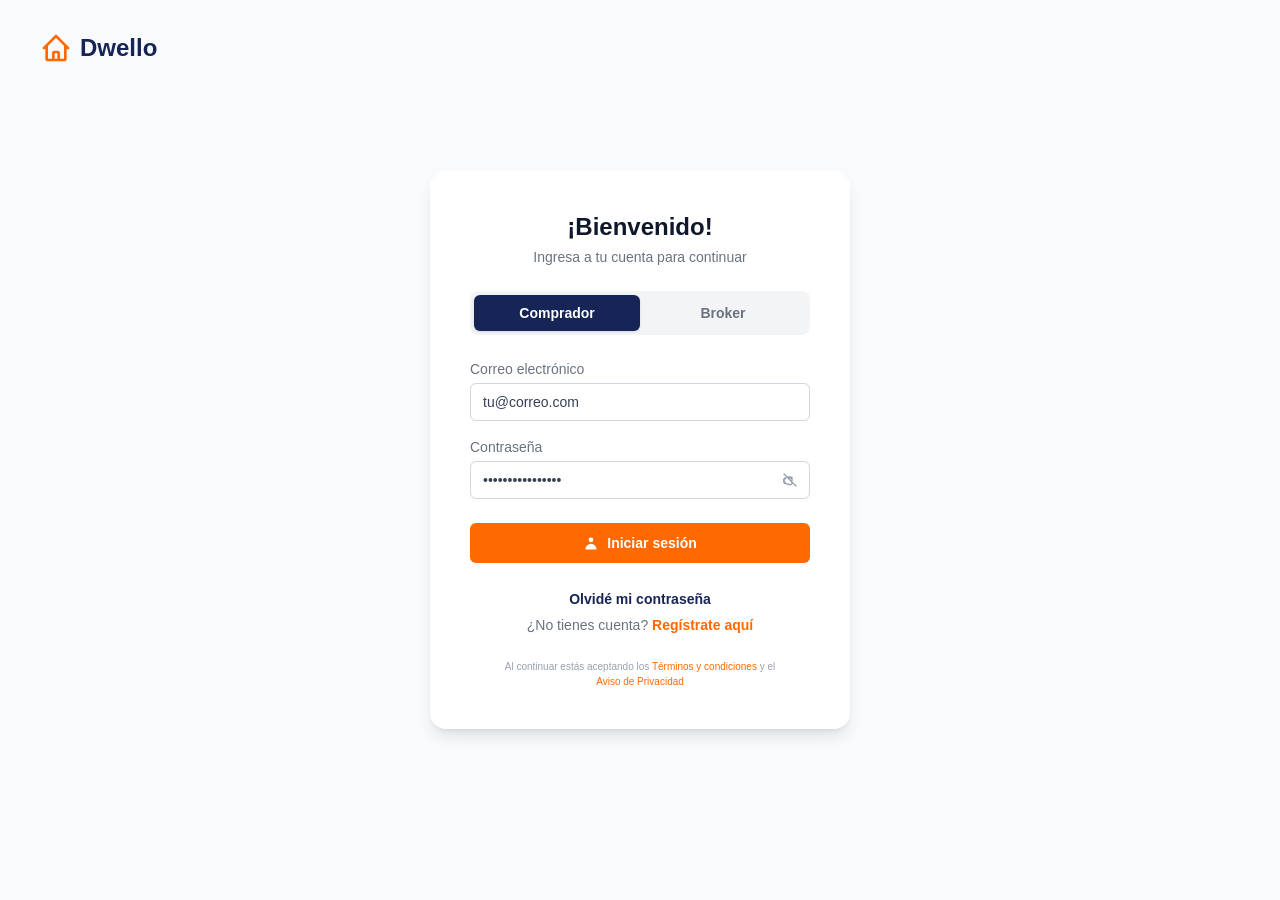
<file: index.html>
<!DOCTYPE html>
<html lang="es">
<head>
    <meta charset="UTF-8">
    <meta name="viewport" content="width=device-width, initial-scale=1.0">
    <title>Dwello - Inicio de Sesión</title>
    <!-- Aquí vinculo los estilos que generé con Tailwind CSS -->
    <link rel="stylesheet" href="./src/output.css">
</head>
<body class="bg-gray-50 h-screen flex items-center justify-center relative">

    <!-- Acomodo el logo de mi app arriba a la izquierda -->
    <div class="absolute top-8 left-10 flex items-center gap-2">
        <svg class="w-8 h-8 text-orange-500" fill="none" stroke="currentColor" viewBox="0 0 24 24" xmlns="http://www.w3.org/2000/svg">
            <path stroke-linecap="round" stroke-linejoin="round" stroke-width="2" d="M3 12l2-2m0 0l7-7 7 7M5 10v10a1 1 0 001 1h3m10-11l2 2m-2-2v10a1 1 0 01-1 1h-3m-6 0a1 1 0 001-1v-4a1 1 0 011-1h2a1 1 0 011 1v4a1 1 0 001 1m-6 0h6"></path>
        </svg>
        <span class="text-2xl font-bold text-blue-950">Dwello</span>
    </div>

    <!-- Creo la caja blanca central donde estructuro todo el formulario de login -->
    <main class="bg-white p-10 rounded-2xl shadow-lg w-full max-w-[420px]">
        
        <h1 class="text-2xl font-bold text-center text-slate-900 mb-1">¡Bienvenido!</h1>
        <p class="text-center text-gray-500 text-sm mb-6">Ingresa a tu cuenta para continuar</p>
        
        <!-- Pongo estos botones para que el usuario elija si entra como cliente o como agente inmobiliario -->
        <div class="flex bg-gray-100 p-1 rounded-lg mb-6">
            <button class="w-1/2 bg-blue-950 text-white text-sm font-semibold py-2 rounded-md shadow">
                Comprador
            </button>
            <button class="w-1/2 text-gray-500 text-sm font-semibold py-2 rounded-md">
                Broker
            </button>
        </div>

        <!-- Armo los campos para que el usuario escriba sus datos de acceso -->
        <form>
            <div class="mb-4">
                <label class="block text-gray-500 text-sm mb-1">Correo electrónico</label>
                <input type="email" id="correoUser" placeholder="tu@correo.com" class="w-full border border-gray-300 rounded-md px-3 py-2 text-sm text-gray-700 outline-none focus:border-blue-950 focus:ring-1 focus:ring-blue-950 transition-colors">
            </div>

            <div class="mb-6">
                <label class="block text-gray-500 text-sm mb-1">Contraseña</label>
                <div class="relative">
                    <input type="password" id="passwordField" placeholder="••••••••••••••••" class="w-full border border-gray-300 rounded-md px-3 py-2 pr-10 text-sm text-gray-700 outline-none focus:border-blue-950 focus:ring-1 focus:ring-blue-950 transition-colors">
                    
                    <!-- Hago este botón con forma de ojito para mostrar/ocultar la contraseña -->
                    <button type="button" onclick="togglePassword()" class="absolute right-3 top-1/2 -translate-y-1/2 text-gray-400 hover:text-gray-600 outline-none">
                        <svg class="w-4 h-4" fill="none" stroke="currentColor" viewBox="0 0 24 24" xmlns="http://www.w3.org/2000/svg">
                            <path stroke-linecap="round" stroke-linejoin="round" stroke-width="2" d="M13.875 18.825A10.05 10.05 0 0112 19c-4.478 0-8.268-2.943-9.543-7a9.97 9.97 0 011.563-3.029m5.858.908a3 3 0 114.243 4.243M9.878 9.878l4.242 4.242M9.88 9.88l-3.29-3.29m7.532 7.532l3.29 3.29M3 3l18 18M15.364 8.636l-.364-.364a10.05 10.05 0 00-3-.972c-4.478 0-8.268 2.943-9.543 7a9.97 9.97 0 001.563 3.029m5.858.908a3 3 0 004.243-4.243M9.878 9.878l4.242 4.242"></path>
                        </svg>
                    </button>
                </div>
            </div>

            <!-- Coloco mi botón principal para validar y entrar a la cuenta -->
            <button type="button" onclick="iniciarSesion()" class="w-full bg-orange-500 hover:bg-orange-600 text-white text-sm font-semibold py-2.5 rounded-md mb-6 flex justify-center items-center gap-2 transition-colors">
                <svg class="w-4 h-4" fill="currentColor" viewBox="0 0 20 20" xmlns="http://www.w3.org/2000/svg">
                    <path fill-rule="evenodd" d="M10 9a3 3 0 100-6 3 3 0 000 6zm-7 9a7 7 0 1114 0H3z" clip-rule="evenodd"></path>
                </svg>
                Iniciar sesión
            </button>
        </form>

        <div class="text-center mb-1">
            <a href="#" class="text-blue-950 font-bold text-sm hover:underline">Olvidé mi contraseña</a>
        </div>
        <div class="text-center text-sm text-gray-500 mb-6">
            ¿No tienes cuenta? <a href="#" class="text-orange-500 font-semibold hover:underline">Regístrate aquí</a>
        </div>
        <p class="text-center text-[10px] text-gray-400 px-6">
            Al continuar estás aceptando los <a href="#" class="text-orange-500 hover:underline">Términos y condiciones</a> y el <a href="#" class="text-orange-500 hover:underline">Aviso de Privacidad</a>
        </p>
        
    </main>

    <!-- Scripts de la página -->
    <script>
        // Hago esta función para cambiar el tipo de campo y poder ver u ocultar la contraseña
        function togglePassword() {
            let input = document.getElementById('passwordField');
            if (input.type === 'password') {
                input.type = 'text'; 
            } else {
                input.type = 'password'; 
            }
        }

        // Con esta función simulo el proceso de autenticación al presionar el botón de inicio de sesión
        function iniciarSesion() {
            // Guardo el correo que el usuario escribió (Entrada)
            let email = document.getElementById('correoUser').value;
            
            // Valido que el campo no esté vacío para procesar la entrada
            if(email !== "") {
                // Muestro una alerta de éxito (Salida dinámica)
                alert("Autenticación exitosa. Bienvenido, " + email + ".");
                // Redirijo al usuario a la pantalla del dashboard
                window.location.href = 'dashboard.html';
            } else {
                // Si está vacío, pido que llenen los datos
                alert("Por favor, ingresa un correo electrónico válido.");
            }
        }
    </script>
</body>
</html>
</file>
<file: src/output.css>
/*! tailwindcss v4.3.3 | MIT License | https://tailwindcss.com */
@layer properties;
@layer theme, base, components, utilities;
@layer theme {
  :root, :host {
    --font-sans: -apple-system, BlinkMacSystemFont, "Segoe UI", Roboto, "Helvetica Neue",
      "Noto Sans", Arial, sans-serif, "Apple Color Emoji", "Segoe UI Emoji",
      "Segoe UI Symbol", "Noto Color Emoji";
    --font-mono: ui-monospace, SFMono-Regular, Menlo, Monaco, Consolas, "Liberation Mono",
      "Courier New", monospace;
    --color-red-500: oklch(63.7% 0.237 25.331);
    --color-orange-50: oklch(98% 0.016 73.684);
    --color-orange-100: oklch(95.4% 0.038 75.164);
    --color-orange-400: oklch(75% 0.183 55.934);
    --color-orange-500: oklch(70.5% 0.213 47.604);
    --color-orange-600: oklch(64.6% 0.222 41.116);
    --color-orange-800: oklch(47% 0.157 37.304);
    --color-orange-900: oklch(40.8% 0.123 38.172);
    --color-green-100: oklch(96.2% 0.044 156.743);
    --color-green-500: oklch(72.3% 0.219 149.579);
    --color-blue-50: oklch(97% 0.014 254.604);
    --color-blue-500: oklch(62.3% 0.214 259.815);
    --color-blue-600: oklch(54.6% 0.245 262.881);
    --color-blue-900: oklch(37.9% 0.146 265.522);
    --color-blue-950: oklch(28.2% 0.091 267.935);
    --color-slate-50: oklch(98.4% 0.003 247.858);
    --color-slate-700: oklch(37.2% 0.044 257.287);
    --color-slate-800: oklch(27.9% 0.041 260.031);
    --color-slate-900: oklch(20.8% 0.042 265.755);
    --color-slate-950: oklch(12.9% 0.042 264.695);
    --color-gray-50: oklch(98.5% 0.002 247.839);
    --color-gray-100: oklch(96.7% 0.003 264.542);
    --color-gray-200: oklch(92.8% 0.006 264.531);
    --color-gray-300: oklch(87.2% 0.01 258.338);
    --color-gray-400: oklch(70.7% 0.022 261.325);
    --color-gray-500: oklch(55.1% 0.027 264.364);
    --color-gray-600: oklch(44.6% 0.03 256.802);
    --color-gray-700: oklch(37.3% 0.034 259.733);
    --color-gray-900: oklch(21% 0.034 264.665);
    --color-white: #fff;
    --spacing: 0.25rem;
    --container-sm: 24rem;
    --container-md: 28rem;
    --container-2xl: 42rem;
    --container-3xl: 48rem;
    --container-4xl: 56rem;
    --container-5xl: 64rem;
    --container-6xl: 72rem;
    --text-xs: 0.75rem;
    --text-xs--line-height: calc(1 / 0.75);
    --text-sm: 0.875rem;
    --text-sm--line-height: calc(1.25 / 0.875);
    --text-base: 1rem;
    --text-base--line-height: calc(1.5 / 1);
    --text-lg: 1.125rem;
    --text-lg--line-height: calc(1.75 / 1.125);
    --text-xl: 1.25rem;
    --text-xl--line-height: calc(1.75 / 1.25);
    --text-2xl: 1.5rem;
    --text-2xl--line-height: calc(2 / 1.5);
    --text-3xl: 1.875rem;
    --text-3xl--line-height: calc(2.25 / 1.875);
    --font-weight-medium: 500;
    --font-weight-semibold: 600;
    --font-weight-bold: 700;
    --font-weight-extrabold: 800;
    --font-weight-black: 900;
    --tracking-tight: -0.025em;
    --tracking-wide: 0.025em;
    --tracking-wider: 0.05em;
    --tracking-widest: 0.1em;
    --leading-relaxed: 1.625;
    --radius-md: 0.375rem;
    --radius-lg: 0.5rem;
    --radius-xl: 0.75rem;
    --radius-2xl: 1rem;
    --radius-3xl: 1.5rem;
    --drop-shadow-md: 0 3px 3px rgb(0 0 0 / 0.12);
    --blur-sm: 8px;
    --default-transition-duration: 150ms;
    --default-transition-timing-function: cubic-bezier(0.4, 0, 0.2, 1);
    --default-font-family: var(--font-sans);
    --default-mono-font-family: var(--font-mono);
  }
}
@layer base {
  *, ::after, ::before, ::backdrop, ::file-selector-button {
    box-sizing: border-box;
    margin: 0;
    padding: 0;
    border: 0 solid;
  }
  html, :host {
    line-height: 1.5;
    -webkit-text-size-adjust: 100%;
    tab-size: 4;
    font-family: var(--default-font-family, -apple-system, BlinkMacSystemFont, "Segoe UI", Roboto, "Helvetica Neue", "Noto Sans", Arial, sans-serif, "Apple Color Emoji", "Segoe UI Emoji", "Segoe UI Symbol", "Noto Color Emoji");
    font-feature-settings: var(--default-font-feature-settings, normal);
    font-variation-settings: var(--default-font-variation-settings, normal);
    -webkit-tap-highlight-color: transparent;
  }
  hr {
    height: 0;
    color: inherit;
    border-top-width: 1px;
  }
  abbr:where([title]) {
    -webkit-text-decoration: underline dotted;
    text-decoration: underline dotted;
  }
  h1, h2, h3, h4, h5, h6 {
    font-size: inherit;
    font-weight: inherit;
  }
  a {
    color: inherit;
    -webkit-text-decoration: inherit;
    text-decoration: inherit;
  }
  b, strong {
    font-weight: bolder;
  }
  code, kbd, samp, pre {
    font-family: var(--default-mono-font-family, ui-monospace, SFMono-Regular, Menlo, Monaco, Consolas, "Liberation Mono", "Courier New", monospace);
    font-feature-settings: var(--default-mono-font-feature-settings, normal);
    font-variation-settings: var(--default-mono-font-variation-settings, normal);
    font-size: 1em;
  }
  small {
    font-size: 80%;
  }
  sub, sup {
    font-size: 75%;
    line-height: 0;
    position: relative;
    vertical-align: baseline;
  }
  sub {
    bottom: -0.25em;
  }
  sup {
    top: -0.5em;
  }
  table {
    text-indent: 0;
    border-color: inherit;
    border-collapse: collapse;
  }
  :-moz-focusring:where(:not(iframe)) {
    outline: auto;
  }
  progress {
    vertical-align: baseline;
  }
  summary {
    display: list-item;
  }
  ol, ul, menu {
    list-style: none;
  }
  img, svg, video, canvas, audio, iframe, embed, object {
    display: block;
    vertical-align: middle;
  }
  img, video {
    max-width: 100%;
    height: auto;
  }
  button, input, select, optgroup, textarea, ::file-selector-button {
    font: inherit;
    font-feature-settings: inherit;
    font-variation-settings: inherit;
    letter-spacing: inherit;
    color: inherit;
    border-radius: 0;
    background-color: transparent;
    opacity: 1;
  }
  :where(select:is([multiple], [size])) optgroup {
    font-weight: bolder;
  }
  :where(select:is([multiple], [size])) optgroup option {
    padding-inline-start: 20px;
  }
  ::file-selector-button {
    margin-inline-end: 4px;
  }
  ::placeholder {
    opacity: 1;
  }
  @supports (not (-webkit-appearance: -apple-pay-button))  or (contain-intrinsic-size: 1px) {
    ::placeholder {
      color: currentcolor;
      @supports (color: color-mix(in lab, red, red)) {
        color: color-mix(in oklab, currentcolor 50%, transparent);
      }
    }
  }
  textarea {
    resize: vertical;
  }
  ::-webkit-search-decoration {
    -webkit-appearance: none;
  }
  ::-webkit-date-and-time-value {
    min-height: 1lh;
    text-align: inherit;
  }
  ::-webkit-datetime-edit {
    display: inline-flex;
  }
  ::-webkit-datetime-edit-fields-wrapper {
    padding: 0;
  }
  ::-webkit-datetime-edit, ::-webkit-datetime-edit-year-field, ::-webkit-datetime-edit-month-field, ::-webkit-datetime-edit-day-field, ::-webkit-datetime-edit-hour-field, ::-webkit-datetime-edit-minute-field, ::-webkit-datetime-edit-second-field, ::-webkit-datetime-edit-millisecond-field, ::-webkit-datetime-edit-meridiem-field {
    padding-block: 0;
  }
  ::-webkit-calendar-picker-indicator {
    line-height: 1;
  }
  :-moz-ui-invalid {
    box-shadow: none;
  }
  button, input:where([type="button"], [type="reset"], [type="submit"]), ::file-selector-button {
    appearance: button;
  }
  ::-webkit-inner-spin-button, ::-webkit-outer-spin-button {
    height: auto;
  }
  [hidden]:where(:not([hidden="until-found"])) {
    display: none !important;
  }
}
@layer utilities {
  .pointer-events-none {
    pointer-events: none;
  }
  .visible {
    visibility: visible;
  }
  .absolute {
    position: absolute;
  }
  .fixed {
    position: fixed;
  }
  .relative {
    position: relative;
  }
  .inset-0 {
    inset: 0px;
  }
  .inset-y-0 {
    inset-block: 0px;
  }
  .top-1\/2 {
    top: calc(1 / 2 * 100%);
  }
  .top-8 {
    top: calc(var(--spacing) * 8);
  }
  .right-1 {
    right: var(--spacing);
  }
  .right-3 {
    right: calc(var(--spacing) * 3);
  }
  .bottom-0 {
    bottom: 0px;
  }
  .left-0 {
    left: 0px;
  }
  .left-10 {
    left: calc(var(--spacing) * 10);
  }
  .z-10 {
    z-index: 10;
  }
  .z-20 {
    z-index: 20;
  }
  .z-50 {
    z-index: 50;
  }
  .mx-4 {
    margin-inline: calc(var(--spacing) * 4);
  }
  .mx-auto {
    margin-inline: auto;
  }
  .mt-0\.5 {
    margin-top: calc(var(--spacing) * 0.5);
  }
  .mt-1 {
    margin-top: var(--spacing);
  }
  .mt-1\.5 {
    margin-top: calc(var(--spacing) * 1.5);
  }
  .mt-2 {
    margin-top: calc(var(--spacing) * 2);
  }
  .mt-4 {
    margin-top: calc(var(--spacing) * 4);
  }
  .mt-8 {
    margin-top: calc(var(--spacing) * 8);
  }
  .mt-auto {
    margin-top: auto;
  }
  .mb-1 {
    margin-bottom: var(--spacing);
  }
  .mb-1\.5 {
    margin-bottom: calc(var(--spacing) * 1.5);
  }
  .mb-2 {
    margin-bottom: calc(var(--spacing) * 2);
  }
  .mb-3 {
    margin-bottom: calc(var(--spacing) * 3);
  }
  .mb-4 {
    margin-bottom: calc(var(--spacing) * 4);
  }
  .mb-5 {
    margin-bottom: calc(var(--spacing) * 5);
  }
  .mb-6 {
    margin-bottom: calc(var(--spacing) * 6);
  }
  .mb-8 {
    margin-bottom: calc(var(--spacing) * 8);
  }
  .mb-10 {
    margin-bottom: calc(var(--spacing) * 10);
  }
  .mb-12 {
    margin-bottom: calc(var(--spacing) * 12);
  }
  .ml-2 {
    margin-left: calc(var(--spacing) * 2);
  }
  .block {
    display: block;
  }
  .flex {
    display: flex;
  }
  .grid {
    display: grid;
  }
  .hidden {
    display: none;
  }
  .inline-block {
    display: inline-block;
  }
  .h-4 {
    height: calc(var(--spacing) * 4);
  }
  .h-5 {
    height: calc(var(--spacing) * 5);
  }
  .h-6 {
    height: calc(var(--spacing) * 6);
  }
  .h-7 {
    height: calc(var(--spacing) * 7);
  }
  .h-8 {
    height: calc(var(--spacing) * 8);
  }
  .h-9 {
    height: calc(var(--spacing) * 9);
  }
  .h-10 {
    height: calc(var(--spacing) * 10);
  }
  .h-16 {
    height: calc(var(--spacing) * 16);
  }
  .h-24 {
    height: calc(var(--spacing) * 24);
  }
  .h-28 {
    height: calc(var(--spacing) * 28);
  }
  .h-32 {
    height: calc(var(--spacing) * 32);
  }
  .h-48 {
    height: calc(var(--spacing) * 48);
  }
  .h-72 {
    height: calc(var(--spacing) * 72);
  }
  .h-full {
    height: 100%;
  }
  .h-screen {
    height: 100vh;
  }
  .min-h-screen {
    min-height: 100vh;
  }
  .w-1\/2 {
    width: calc(1 / 2 * 100%);
  }
  .w-4 {
    width: calc(var(--spacing) * 4);
  }
  .w-5 {
    width: calc(var(--spacing) * 5);
  }
  .w-6 {
    width: calc(var(--spacing) * 6);
  }
  .w-7 {
    width: calc(var(--spacing) * 7);
  }
  .w-8 {
    width: calc(var(--spacing) * 8);
  }
  .w-9 {
    width: calc(var(--spacing) * 9);
  }
  .w-16 {
    width: calc(var(--spacing) * 16);
  }
  .w-24 {
    width: calc(var(--spacing) * 24);
  }
  .w-28 {
    width: calc(var(--spacing) * 28);
  }
  .w-full {
    width: 100%;
  }
  .w-px {
    width: 1px;
  }
  .max-w-2xl {
    max-width: var(--container-2xl);
  }
  .max-w-4xl {
    max-width: var(--container-4xl);
  }
  .max-w-5xl {
    max-width: var(--container-5xl);
  }
  .max-w-6xl {
    max-width: var(--container-6xl);
  }
  .max-w-\[420px\] {
    max-width: 420px;
  }
  .max-w-sm {
    max-width: var(--container-sm);
  }
  .flex-shrink-0 {
    flex-shrink: 0;
  }
  .shrink-0 {
    flex-shrink: 0;
  }
  .flex-grow {
    flex-grow: 1;
  }
  .-translate-y-1\/2 {
    --tw-translate-y: calc(calc(1 / 2 * 100%) * -1);
    translate: var(--tw-translate-x) var(--tw-translate-y);
  }
  .transform {
    transform: var(--tw-rotate-x,) var(--tw-rotate-y,) var(--tw-rotate-z,) var(--tw-skew-x,) var(--tw-skew-y,);
  }
  .cursor-pointer {
    cursor: pointer;
  }
  .grid-cols-1 {
    grid-template-columns: repeat(1, minmax(0, 1fr));
  }
  .grid-cols-3 {
    grid-template-columns: repeat(3, minmax(0, 1fr));
  }
  .flex-col {
    flex-direction: column;
  }
  .items-center {
    align-items: center;
  }
  .items-start {
    align-items: flex-start;
  }
  .justify-between {
    justify-content: space-between;
  }
  .justify-center {
    justify-content: center;
  }
  .justify-end {
    justify-content: flex-end;
  }
  .gap-1 {
    gap: var(--spacing);
  }
  .gap-2 {
    gap: calc(var(--spacing) * 2);
  }
  .gap-3 {
    gap: calc(var(--spacing) * 3);
  }
  .gap-4 {
    gap: calc(var(--spacing) * 4);
  }
  .gap-5 {
    gap: calc(var(--spacing) * 5);
  }
  .gap-6 {
    gap: calc(var(--spacing) * 6);
  }
  .gap-8 {
    gap: calc(var(--spacing) * 8);
  }
  :where(.space-y-5 > :not(:last-child)) {
    --tw-space-y-reverse: 0;
    margin-block-start: calc(calc(var(--spacing) * 5) * var(--tw-space-y-reverse));
    margin-block-end: calc(calc(var(--spacing) * 5) * calc(1 - var(--tw-space-y-reverse)));
  }
  :where(.space-y-6 > :not(:last-child)) {
    --tw-space-y-reverse: 0;
    margin-block-start: calc(calc(var(--spacing) * 6) * var(--tw-space-y-reverse));
    margin-block-end: calc(calc(var(--spacing) * 6) * calc(1 - var(--tw-space-y-reverse)));
  }
  .gap-x-12 {
    column-gap: calc(var(--spacing) * 12);
  }
  .gap-y-6 {
    row-gap: calc(var(--spacing) * 6);
  }
  .overflow-hidden {
    overflow: hidden;
  }
  .rounded {
    border-radius: 0.25rem;
  }
  .rounded-2xl {
    border-radius: var(--radius-2xl);
  }
  .rounded-3xl {
    border-radius: var(--radius-3xl);
  }
  .rounded-full {
    border-radius: calc(infinity * 1px);
  }
  .rounded-lg {
    border-radius: var(--radius-lg);
  }
  .rounded-md {
    border-radius: var(--radius-md);
  }
  .rounded-xl {
    border-radius: var(--radius-xl);
  }
  .rounded-r-xl {
    border-top-right-radius: var(--radius-xl);
    border-bottom-right-radius: var(--radius-xl);
  }
  .border {
    border-style: var(--tw-border-style);
    border-width: 1px;
  }
  .border-2 {
    border-style: var(--tw-border-style);
    border-width: 2px;
  }
  .border-4 {
    border-style: var(--tw-border-style);
    border-width: 4px;
  }
  .border-l-4 {
    border-left-style: var(--tw-border-style);
    border-left-width: 4px;
  }
  .border-gray-50 {
    border-color: var(--color-gray-50);
  }
  .border-gray-100 {
    border-color: var(--color-gray-100);
  }
  .border-gray-200 {
    border-color: var(--color-gray-200);
  }
  .border-gray-300 {
    border-color: var(--color-gray-300);
  }
  .border-gray-400 {
    border-color: var(--color-gray-400);
  }
  .border-orange-500 {
    border-color: var(--color-orange-500);
  }
  .border-transparent {
    border-color: transparent;
  }
  .border-white {
    border-color: var(--color-white);
  }
  .bg-\[\#8cc63f\] {
    background-color: #8cc63f;
  }
  .bg-blue-50 {
    background-color: var(--color-blue-50);
  }
  .bg-blue-500 {
    background-color: var(--color-blue-500);
  }
  .bg-blue-950 {
    background-color: var(--color-blue-950);
  }
  .bg-gray-50 {
    background-color: var(--color-gray-50);
  }
  .bg-gray-100 {
    background-color: var(--color-gray-100);
  }
  .bg-gray-300 {
    background-color: var(--color-gray-300);
  }
  .bg-green-100 {
    background-color: var(--color-green-100);
  }
  .bg-orange-50 {
    background-color: var(--color-orange-50);
  }
  .bg-orange-500 {
    background-color: var(--color-orange-500);
  }
  .bg-slate-900 {
    background-color: var(--color-slate-900);
  }
  .bg-slate-950 {
    background-color: var(--color-slate-950);
  }
  .bg-white {
    background-color: var(--color-white);
  }
  .object-cover {
    object-fit: cover;
  }
  .p-1 {
    padding: var(--spacing);
  }
  .p-2 {
    padding: calc(var(--spacing) * 2);
  }
  .p-3 {
    padding: calc(var(--spacing) * 3);
  }
  .p-4 {
    padding: calc(var(--spacing) * 4);
  }
  .p-5 {
    padding: calc(var(--spacing) * 5);
  }
  .p-6 {
    padding: calc(var(--spacing) * 6);
  }
  .p-8 {
    padding: calc(var(--spacing) * 8);
  }
  .p-10 {
    padding: calc(var(--spacing) * 10);
  }
  .px-2 {
    padding-inline: calc(var(--spacing) * 2);
  }
  .px-3 {
    padding-inline: calc(var(--spacing) * 3);
  }
  .px-4 {
    padding-inline: calc(var(--spacing) * 4);
  }
  .px-6 {
    padding-inline: calc(var(--spacing) * 6);
  }
  .px-8 {
    padding-inline: calc(var(--spacing) * 8);
  }
  .px-10 {
    padding-inline: calc(var(--spacing) * 10);
  }
  .py-1 {
    padding-block: var(--spacing);
  }
  .py-1\.5 {
    padding-block: calc(var(--spacing) * 1.5);
  }
  .py-2 {
    padding-block: calc(var(--spacing) * 2);
  }
  .py-2\.5 {
    padding-block: calc(var(--spacing) * 2.5);
  }
  .py-3 {
    padding-block: calc(var(--spacing) * 3);
  }
  .py-3\.5 {
    padding-block: calc(var(--spacing) * 3.5);
  }
  .py-4 {
    padding-block: calc(var(--spacing) * 4);
  }
  .py-6 {
    padding-block: calc(var(--spacing) * 6);
  }
  .py-8 {
    padding-block: calc(var(--spacing) * 8);
  }
  .pt-2 {
    padding-top: calc(var(--spacing) * 2);
  }
  .pr-4 {
    padding-right: calc(var(--spacing) * 4);
  }
  .pr-10 {
    padding-right: calc(var(--spacing) * 10);
  }
  .pl-3 {
    padding-left: calc(var(--spacing) * 3);
  }
  .pl-9 {
    padding-left: calc(var(--spacing) * 9);
  }
  .text-center {
    text-align: center;
  }
  .font-sans {
    font-family: var(--font-sans);
  }
  .text-2xl {
    font-size: var(--text-2xl);
    line-height: var(--tw-leading, var(--text-2xl--line-height));
  }
  .text-3xl {
    font-size: var(--text-3xl);
    line-height: var(--tw-leading, var(--text-3xl--line-height));
  }
  .text-base {
    font-size: var(--text-base);
    line-height: var(--tw-leading, var(--text-base--line-height));
  }
  .text-lg {
    font-size: var(--text-lg);
    line-height: var(--tw-leading, var(--text-lg--line-height));
  }
  .text-sm {
    font-size: var(--text-sm);
    line-height: var(--tw-leading, var(--text-sm--line-height));
  }
  .text-xl {
    font-size: var(--text-xl);
    line-height: var(--tw-leading, var(--text-xl--line-height));
  }
  .text-xs {
    font-size: var(--text-xs);
    line-height: var(--tw-leading, var(--text-xs--line-height));
  }
  .text-\[10px\] {
    font-size: 10px;
  }
  .leading-none {
    --tw-leading: 1;
    line-height: 1;
  }
  .leading-relaxed {
    --tw-leading: var(--leading-relaxed);
    line-height: var(--leading-relaxed);
  }
  .font-black {
    --tw-font-weight: var(--font-weight-black);
    font-weight: var(--font-weight-black);
  }
  .font-bold {
    --tw-font-weight: var(--font-weight-bold);
    font-weight: var(--font-weight-bold);
  }
  .font-extrabold {
    --tw-font-weight: var(--font-weight-extrabold);
    font-weight: var(--font-weight-extrabold);
  }
  .font-medium {
    --tw-font-weight: var(--font-weight-medium);
    font-weight: var(--font-weight-medium);
  }
  .font-semibold {
    --tw-font-weight: var(--font-weight-semibold);
    font-weight: var(--font-weight-semibold);
  }
  .tracking-tight {
    --tw-tracking: var(--tracking-tight);
    letter-spacing: var(--tracking-tight);
  }
  .tracking-wide {
    --tw-tracking: var(--tracking-wide);
    letter-spacing: var(--tracking-wide);
  }
  .tracking-wider {
    --tw-tracking: var(--tracking-wider);
    letter-spacing: var(--tracking-wider);
  }
  .tracking-widest {
    --tw-tracking: var(--tracking-widest);
    letter-spacing: var(--tracking-widest);
  }
  .text-blue-600 {
    color: var(--color-blue-600);
  }
  .text-blue-950 {
    color: var(--color-blue-950);
  }
  .text-gray-400 {
    color: var(--color-gray-400);
  }
  .text-gray-500 {
    color: var(--color-gray-500);
  }
  .text-gray-600 {
    color: var(--color-gray-600);
  }
  .text-gray-700 {
    color: var(--color-gray-700);
  }
  .text-green-500 {
    color: var(--color-green-500);
  }
  .text-orange-500 {
    color: var(--color-orange-500);
  }
  .text-orange-600 {
    color: var(--color-orange-600);
  }
  .text-orange-800 {
    color: var(--color-orange-800);
  }
  .text-orange-900 {
    color: var(--color-orange-900);
  }
  .text-red-500 {
    color: var(--color-red-500);
  }
  .text-slate-800 {
    color: var(--color-slate-800);
  }
  .text-slate-900 {
    color: var(--color-slate-900);
  }
  .text-white {
    color: var(--color-white);
  }
  .uppercase {
    text-transform: uppercase;
  }
  .underline {
    text-decoration-line: underline;
  }
  .opacity-30 {
    opacity: 30%;
  }
  .shadow {
    --tw-shadow: 0 1px 3px 0 var(--tw-shadow-color, rgb(0 0 0 / 0.1)), 0 1px 2px -1px var(--tw-shadow-color, rgb(0 0 0 / 0.1));
    box-shadow: var(--tw-inset-shadow), var(--tw-inset-ring-shadow), var(--tw-ring-offset-shadow), var(--tw-ring-shadow), var(--tw-shadow);
  }
  .shadow-2xl {
    --tw-shadow: 0 25px 50px -12px var(--tw-shadow-color, rgb(0 0 0 / 0.25));
    box-shadow: var(--tw-inset-shadow), var(--tw-inset-ring-shadow), var(--tw-ring-offset-shadow), var(--tw-ring-shadow), var(--tw-shadow);
  }
  .shadow-inner {
    --tw-shadow: inset 0 2px 4px 0 var(--tw-shadow-color, rgb(0 0 0 / 0.05));
    box-shadow: var(--tw-inset-shadow), var(--tw-inset-ring-shadow), var(--tw-ring-offset-shadow), var(--tw-ring-shadow), var(--tw-shadow);
  }
  .shadow-lg {
    --tw-shadow: 0 10px 15px -3px var(--tw-shadow-color, rgb(0 0 0 / 0.1)), 0 4px 6px -4px var(--tw-shadow-color, rgb(0 0 0 / 0.1));
    box-shadow: var(--tw-inset-shadow), var(--tw-inset-ring-shadow), var(--tw-ring-offset-shadow), var(--tw-ring-shadow), var(--tw-shadow);
  }
  .shadow-md {
    --tw-shadow: 0 4px 6px -1px var(--tw-shadow-color, rgb(0 0 0 / 0.1)), 0 2px 4px -2px var(--tw-shadow-color, rgb(0 0 0 / 0.1));
    box-shadow: var(--tw-inset-shadow), var(--tw-inset-ring-shadow), var(--tw-ring-offset-shadow), var(--tw-ring-shadow), var(--tw-shadow);
  }
  .shadow-sm {
    --tw-shadow: 0 1px 3px 0 var(--tw-shadow-color, rgb(0 0 0 / 0.1)), 0 1px 2px -1px var(--tw-shadow-color, rgb(0 0 0 / 0.1));
    box-shadow: var(--tw-inset-shadow), var(--tw-inset-ring-shadow), var(--tw-ring-offset-shadow), var(--tw-ring-shadow), var(--tw-shadow);
  }
  .shadow-xl {
    --tw-shadow: 0 20px 25px -5px var(--tw-shadow-color, rgb(0 0 0 / 0.1)), 0 8px 10px -6px var(--tw-shadow-color, rgb(0 0 0 / 0.1));
    box-shadow: var(--tw-inset-shadow), var(--tw-inset-ring-shadow), var(--tw-ring-offset-shadow), var(--tw-ring-shadow), var(--tw-shadow);
  }
  .grayscale {
    --tw-grayscale: grayscale(100%);
    filter: var(--tw-blur,) var(--tw-brightness,) var(--tw-contrast,) var(--tw-grayscale,) var(--tw-hue-rotate,) var(--tw-invert,) var(--tw-saturate,) var(--tw-sepia,) var(--tw-drop-shadow,);
  }
  .backdrop-blur-sm {
    --tw-backdrop-blur: blur(var(--blur-sm));
    -webkit-backdrop-filter: var(--tw-backdrop-blur,) var(--tw-backdrop-brightness,) var(--tw-backdrop-contrast,) var(--tw-backdrop-grayscale,) var(--tw-backdrop-hue-rotate,) var(--tw-backdrop-invert,) var(--tw-backdrop-opacity,) var(--tw-backdrop-saturate,) var(--tw-backdrop-sepia,);
    backdrop-filter: var(--tw-backdrop-blur,) var(--tw-backdrop-brightness,) var(--tw-backdrop-contrast,) var(--tw-backdrop-grayscale,) var(--tw-backdrop-hue-rotate,) var(--tw-backdrop-invert,) var(--tw-backdrop-opacity,) var(--tw-backdrop-saturate,) var(--tw-backdrop-sepia,);
  }
  .transition-all {
    transition-property: all;
    transition-timing-function: var(--tw-ease, var(--default-transition-timing-function));
    transition-duration: var(--tw-duration, var(--default-transition-duration));
  }
  .transition-colors {
    transition-property: color, background-color, border-color, outline-color, text-decoration-color, fill, stroke, --tw-gradient-from, --tw-gradient-via, --tw-gradient-to;
    transition-timing-function: var(--tw-ease, var(--default-transition-timing-function));
    transition-duration: var(--tw-duration, var(--default-transition-duration));
  }
  .transition-opacity {
    transition-property: opacity;
    transition-timing-function: var(--tw-ease, var(--default-transition-timing-function));
    transition-duration: var(--tw-duration, var(--default-transition-duration));
  }
  .duration-200 {
    --tw-duration: 200ms;
    transition-duration: 200ms;
  }
  .outline-none {
    --tw-outline-style: none;
    outline-style: none;
  }
  @media (hover: hover) {
    .group-hover\:border-orange-500:is(:where(.group):hover *) {
      border-color: var(--color-orange-500);
    }
    .hover\:-translate-y-0\.5:hover {
      --tw-translate-y: calc(var(--spacing) * -0.5);
      translate: var(--tw-translate-x) var(--tw-translate-y);
    }
    .hover\:bg-gray-50:hover {
      background-color: var(--color-gray-50);
    }
    .hover\:bg-orange-600:hover {
      background-color: var(--color-orange-600);
    }
    .hover\:bg-slate-800:hover {
      background-color: var(--color-slate-800);
    }
    .hover\:text-gray-600:hover {
      color: var(--color-gray-600);
    }
    .hover\:text-orange-500:hover {
      color: var(--color-orange-500);
    }
    .hover\:underline:hover {
      text-decoration-line: underline;
    }
    .hover\:opacity-90:hover {
      opacity: 90%;
    }
    .hover\:shadow-lg:hover {
      --tw-shadow: 0 10px 15px -3px var(--tw-shadow-color, rgb(0 0 0 / 0.1)), 0 4px 6px -4px var(--tw-shadow-color, rgb(0 0 0 / 0.1));
      box-shadow: var(--tw-inset-shadow), var(--tw-inset-ring-shadow), var(--tw-ring-offset-shadow), var(--tw-ring-shadow), var(--tw-shadow);
    }
  }
  .focus\:border-blue-950:focus {
    border-color: var(--color-blue-950);
  }
  .focus\:ring-1:focus {
    --tw-ring-shadow: var(--tw-ring-inset,) 0 0 0 calc(1px + var(--tw-ring-offset-width)) var(--tw-ring-color, currentcolor);
    box-shadow: var(--tw-inset-shadow), var(--tw-inset-ring-shadow), var(--tw-ring-offset-shadow), var(--tw-ring-shadow), var(--tw-shadow);
  }
  .focus\:ring-blue-950:focus {
    --tw-ring-color: var(--color-blue-950);
  }
  @media (width >= 48rem) {
    .md\:block {
      display: block;
    }
    .md\:w-2\/3 {
      width: calc(2 / 3 * 100%);
    }
    .md\:grid-cols-2 {
      grid-template-columns: repeat(2, minmax(0, 1fr));
    }
    .md\:grid-cols-3 {
      grid-template-columns: repeat(3, minmax(0, 1fr));
    }
    .md\:flex-row {
      flex-direction: row;
    }
    .md\:items-start {
      align-items: flex-start;
    }
    .md\:justify-start {
      justify-content: flex-start;
    }
    .md\:p-10 {
      padding: calc(var(--spacing) * 10);
    }
    .md\:p-12 {
      padding: calc(var(--spacing) * 12);
    }
    .md\:text-left {
      text-align: left;
    }
  }
}
@property --tw-translate-x {
  syntax: "*";
  inherits: false;
  initial-value: 0;
}
@property --tw-translate-y {
  syntax: "*";
  inherits: false;
  initial-value: 0;
}
@property --tw-translate-z {
  syntax: "*";
  inherits: false;
  initial-value: 0;
}
@property --tw-rotate-x {
  syntax: "*";
  inherits: false;
}
@property --tw-rotate-y {
  syntax: "*";
  inherits: false;
}
@property --tw-rotate-z {
  syntax: "*";
  inherits: false;
}
@property --tw-skew-x {
  syntax: "*";
  inherits: false;
}
@property --tw-skew-y {
  syntax: "*";
  inherits: false;
}
@property --tw-space-y-reverse {
  syntax: "*";
  inherits: false;
  initial-value: 0;
}
@property --tw-border-style {
  syntax: "*";
  inherits: false;
  initial-value: solid;
}
@property --tw-leading {
  syntax: "*";
  inherits: false;
}
@property --tw-font-weight {
  syntax: "*";
  inherits: false;
}
@property --tw-tracking {
  syntax: "*";
  inherits: false;
}
@property --tw-shadow {
  syntax: "*";
  inherits: false;
  initial-value: 0 0 #0000;
}
@property --tw-shadow-color {
  syntax: "*";
  inherits: false;
}
@property --tw-shadow-alpha {
  syntax: "<percentage>";
  inherits: false;
  initial-value: 100%;
}
@property --tw-inset-shadow {
  syntax: "*";
  inherits: false;
  initial-value: 0 0 #0000;
}
@property --tw-inset-shadow-color {
  syntax: "*";
  inherits: false;
}
@property --tw-inset-shadow-alpha {
  syntax: "<percentage>";
  inherits: false;
  initial-value: 100%;
}
@property --tw-ring-color {
  syntax: "*";
  inherits: false;
}
@property --tw-ring-shadow {
  syntax: "*";
  inherits: false;
  initial-value: 0 0 #0000;
}
@property --tw-inset-ring-color {
  syntax: "*";
  inherits: false;
}
@property --tw-inset-ring-shadow {
  syntax: "*";
  inherits: false;
  initial-value: 0 0 #0000;
}
@property --tw-ring-inset {
  syntax: "*";
  inherits: false;
}
@property --tw-ring-offset-width {
  syntax: "<length>";
  inherits: false;
  initial-value: 0px;
}
@property --tw-ring-offset-color {
  syntax: "*";
  inherits: false;
  initial-value: #fff;
}
@property --tw-ring-offset-shadow {
  syntax: "*";
  inherits: false;
  initial-value: 0 0 #0000;
}
@property --tw-blur {
  syntax: "*";
  inherits: false;
}
@property --tw-brightness {
  syntax: "*";
  inherits: false;
}
@property --tw-contrast {
  syntax: "*";
  inherits: false;
}
@property --tw-grayscale {
  syntax: "*";
  inherits: false;
}
@property --tw-hue-rotate {
  syntax: "*";
  inherits: false;
}
@property --tw-invert {
  syntax: "*";
  inherits: false;
}
@property --tw-opacity {
  syntax: "*";
  inherits: false;
}
@property --tw-saturate {
  syntax: "*";
  inherits: false;
}
@property --tw-sepia {
  syntax: "*";
  inherits: false;
}
@property --tw-drop-shadow {
  syntax: "*";
  inherits: false;
}
@property --tw-drop-shadow-color {
  syntax: "*";
  inherits: false;
}
@property --tw-drop-shadow-alpha {
  syntax: "<percentage>";
  inherits: false;
  initial-value: 100%;
}
@property --tw-drop-shadow-size {
  syntax: "*";
  inherits: false;
}
@property --tw-backdrop-blur {
  syntax: "*";
  inherits: false;
}
@property --tw-backdrop-brightness {
  syntax: "*";
  inherits: false;
}
@property --tw-backdrop-contrast {
  syntax: "*";
  inherits: false;
}
@property --tw-backdrop-grayscale {
  syntax: "*";
  inherits: false;
}
@property --tw-backdrop-hue-rotate {
  syntax: "*";
  inherits: false;
}
@property --tw-backdrop-invert {
  syntax: "*";
  inherits: false;
}
@property --tw-backdrop-opacity {
  syntax: "*";
  inherits: false;
}
@property --tw-backdrop-saturate {
  syntax: "*";
  inherits: false;
}
@property --tw-backdrop-sepia {
  syntax: "*";
  inherits: false;
}
@property --tw-duration {
  syntax: "*";
  inherits: false;
}
@layer properties {
  @supports ((-webkit-hyphens: none) and (not (margin-trim: inline))) or ((-moz-orient: inline) and (not (color:rgb(from red r g b)))) {
    *, ::before, ::after, ::backdrop {
      --tw-translate-x: 0;
      --tw-translate-y: 0;
      --tw-translate-z: 0;
      --tw-rotate-x: initial;
      --tw-rotate-y: initial;
      --tw-rotate-z: initial;
      --tw-skew-x: initial;
      --tw-skew-y: initial;
      --tw-space-y-reverse: 0;
      --tw-border-style: solid;
      --tw-leading: initial;
      --tw-font-weight: initial;
      --tw-tracking: initial;
      --tw-shadow: 0 0 #0000;
      --tw-shadow-color: initial;
      --tw-shadow-alpha: 100%;
      --tw-inset-shadow: 0 0 #0000;
      --tw-inset-shadow-color: initial;
      --tw-inset-shadow-alpha: 100%;
      --tw-ring-color: initial;
      --tw-ring-shadow: 0 0 #0000;
      --tw-inset-ring-color: initial;
      --tw-inset-ring-shadow: 0 0 #0000;
      --tw-ring-inset: initial;
      --tw-ring-offset-width: 0px;
      --tw-ring-offset-color: #fff;
      --tw-ring-offset-shadow: 0 0 #0000;
      --tw-blur: initial;
      --tw-brightness: initial;
      --tw-contrast: initial;
      --tw-grayscale: initial;
      --tw-hue-rotate: initial;
      --tw-invert: initial;
      --tw-opacity: initial;
      --tw-saturate: initial;
      --tw-sepia: initial;
      --tw-drop-shadow: initial;
      --tw-drop-shadow-color: initial;
      --tw-drop-shadow-alpha: 100%;
      --tw-drop-shadow-size: initial;
      --tw-backdrop-blur: initial;
      --tw-backdrop-brightness: initial;
      --tw-backdrop-contrast: initial;
      --tw-backdrop-grayscale: initial;
      --tw-backdrop-hue-rotate: initial;
      --tw-backdrop-invert: initial;
      --tw-backdrop-opacity: initial;
      --tw-backdrop-saturate: initial;
      --tw-backdrop-sepia: initial;
      --tw-duration: initial;
    }
  }
}
</file>
